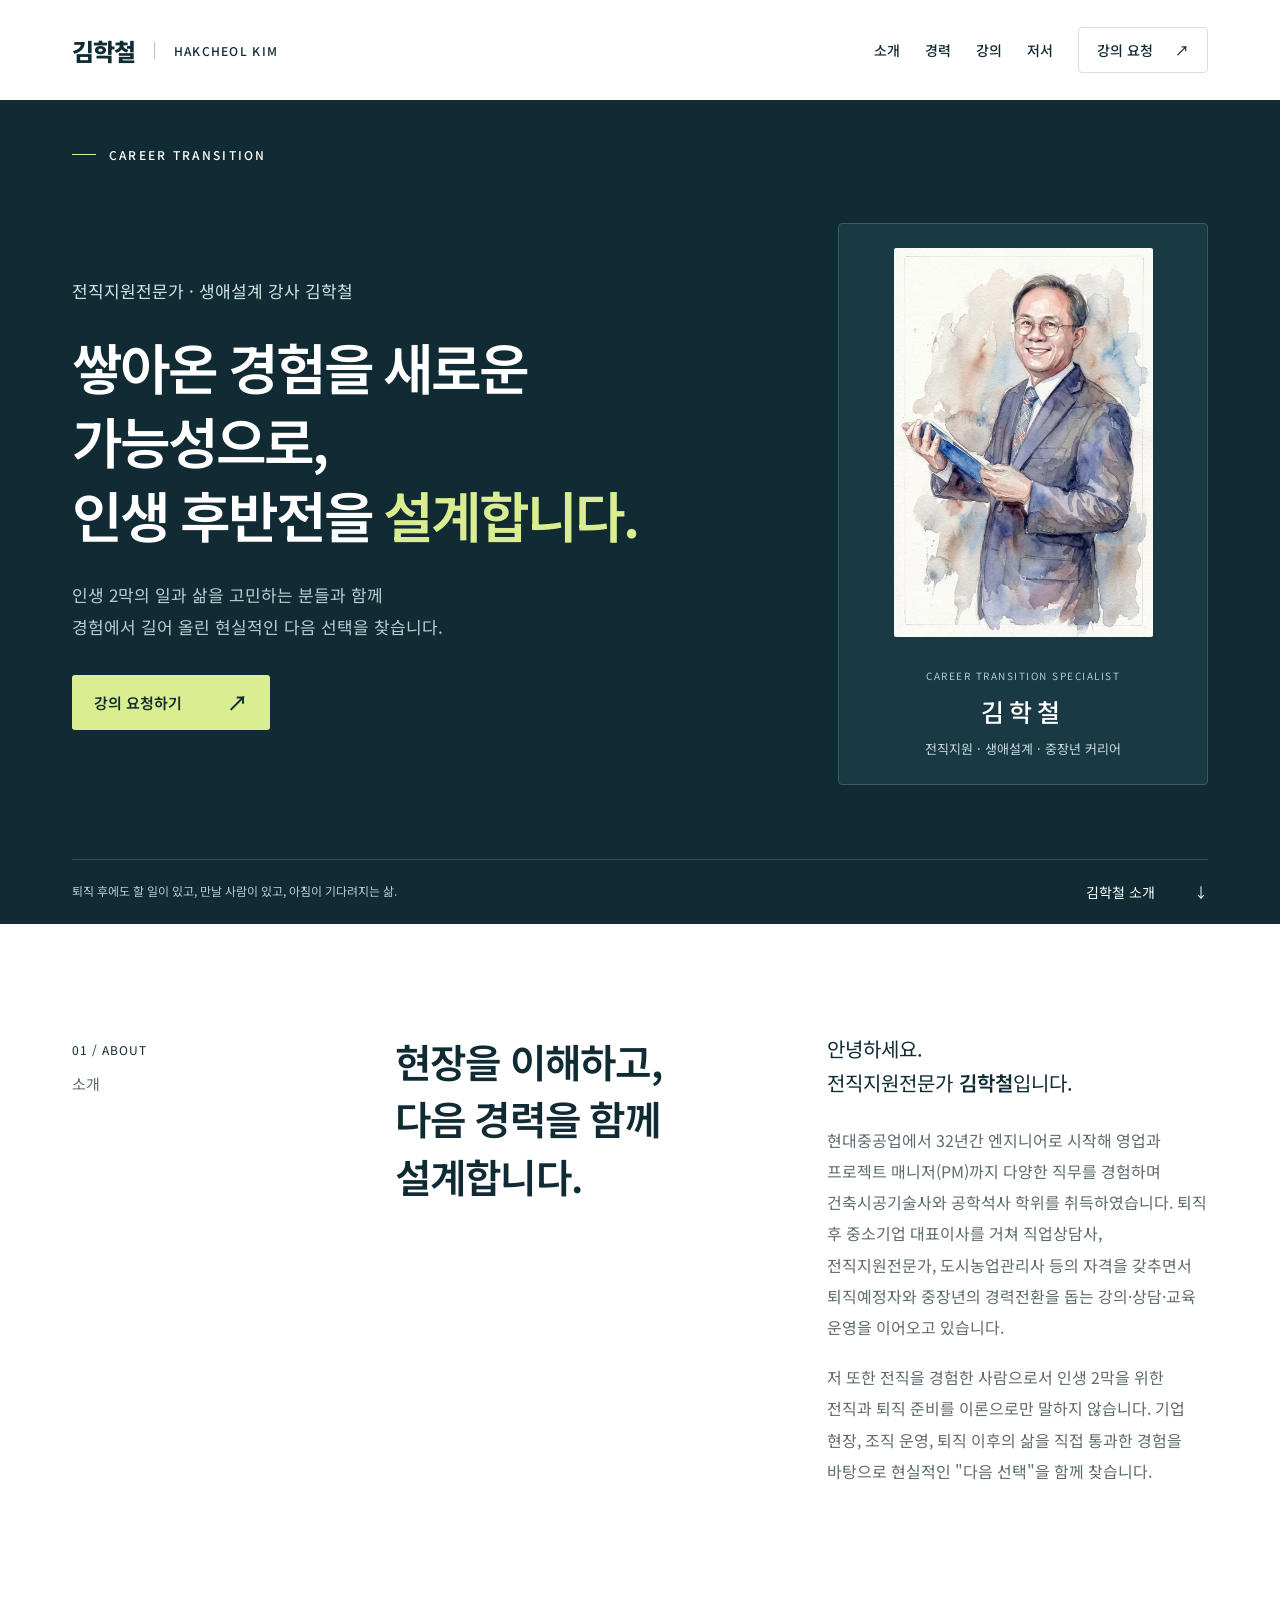
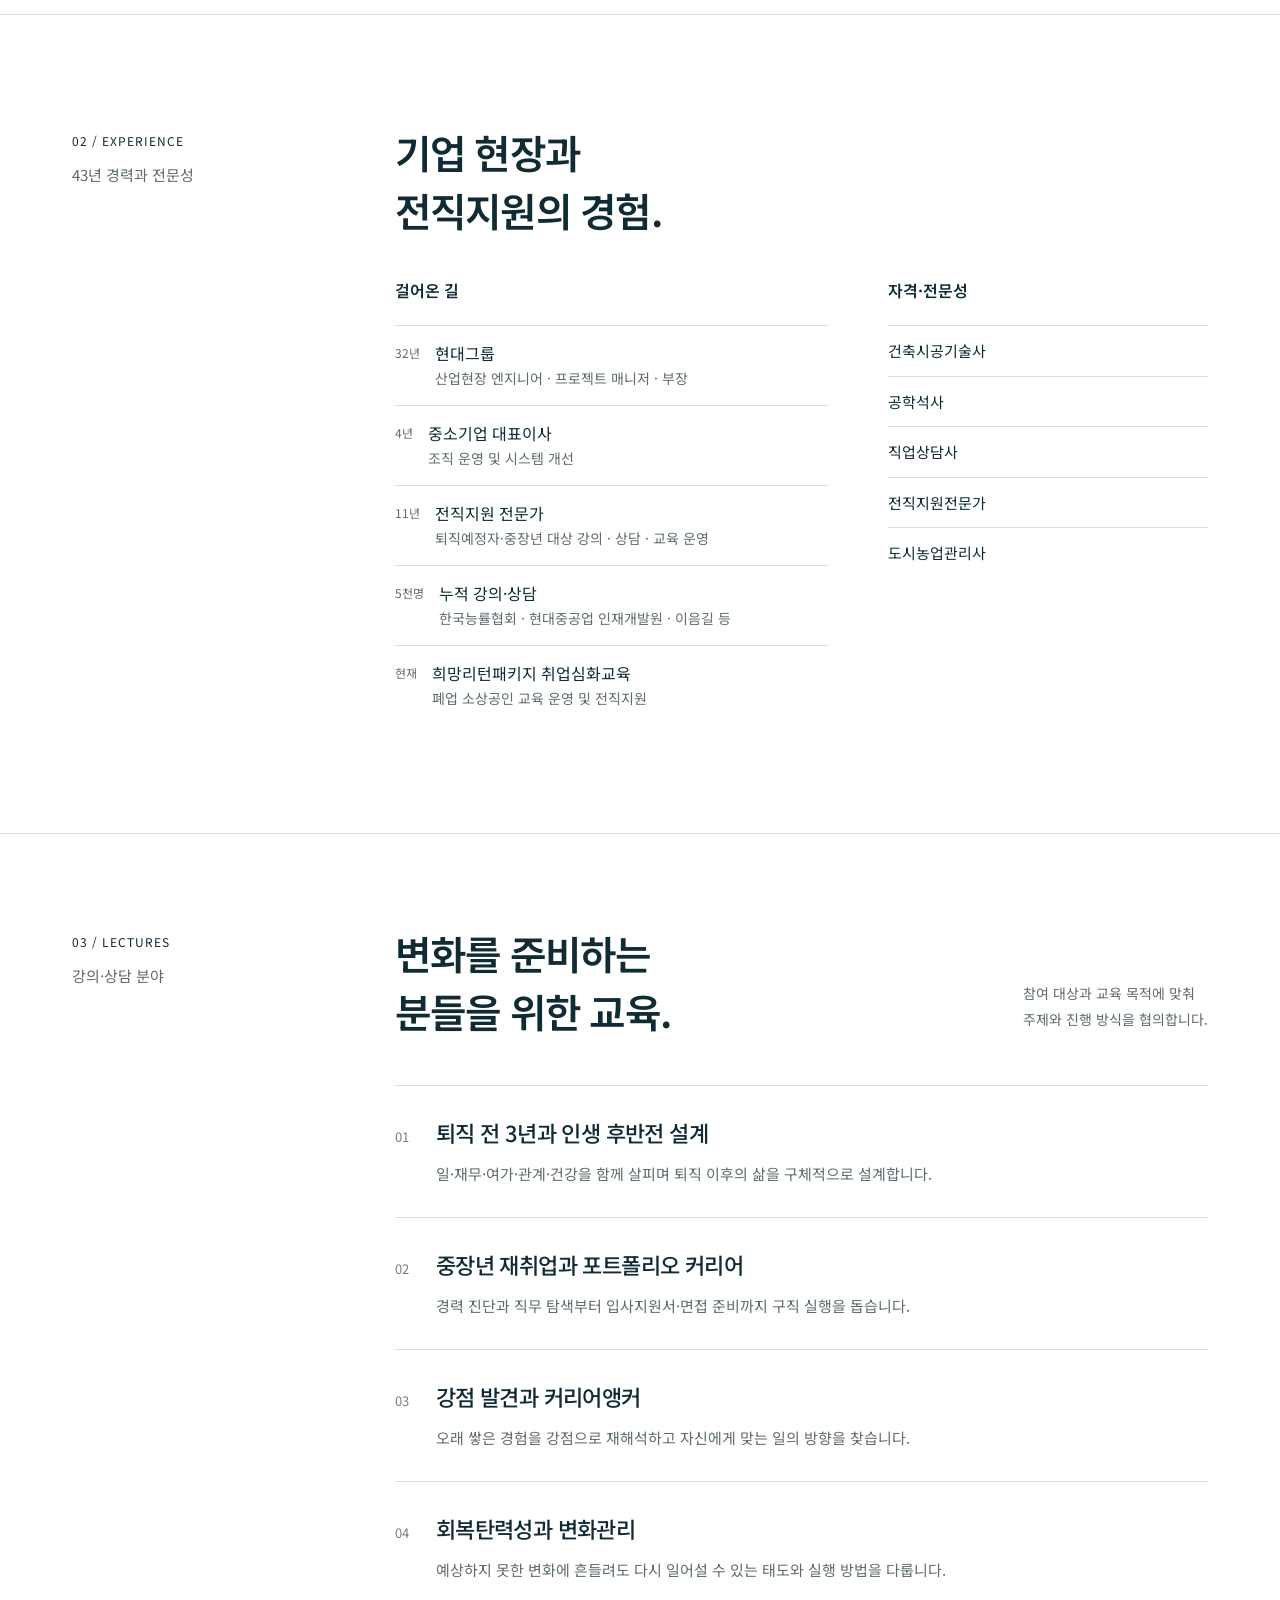
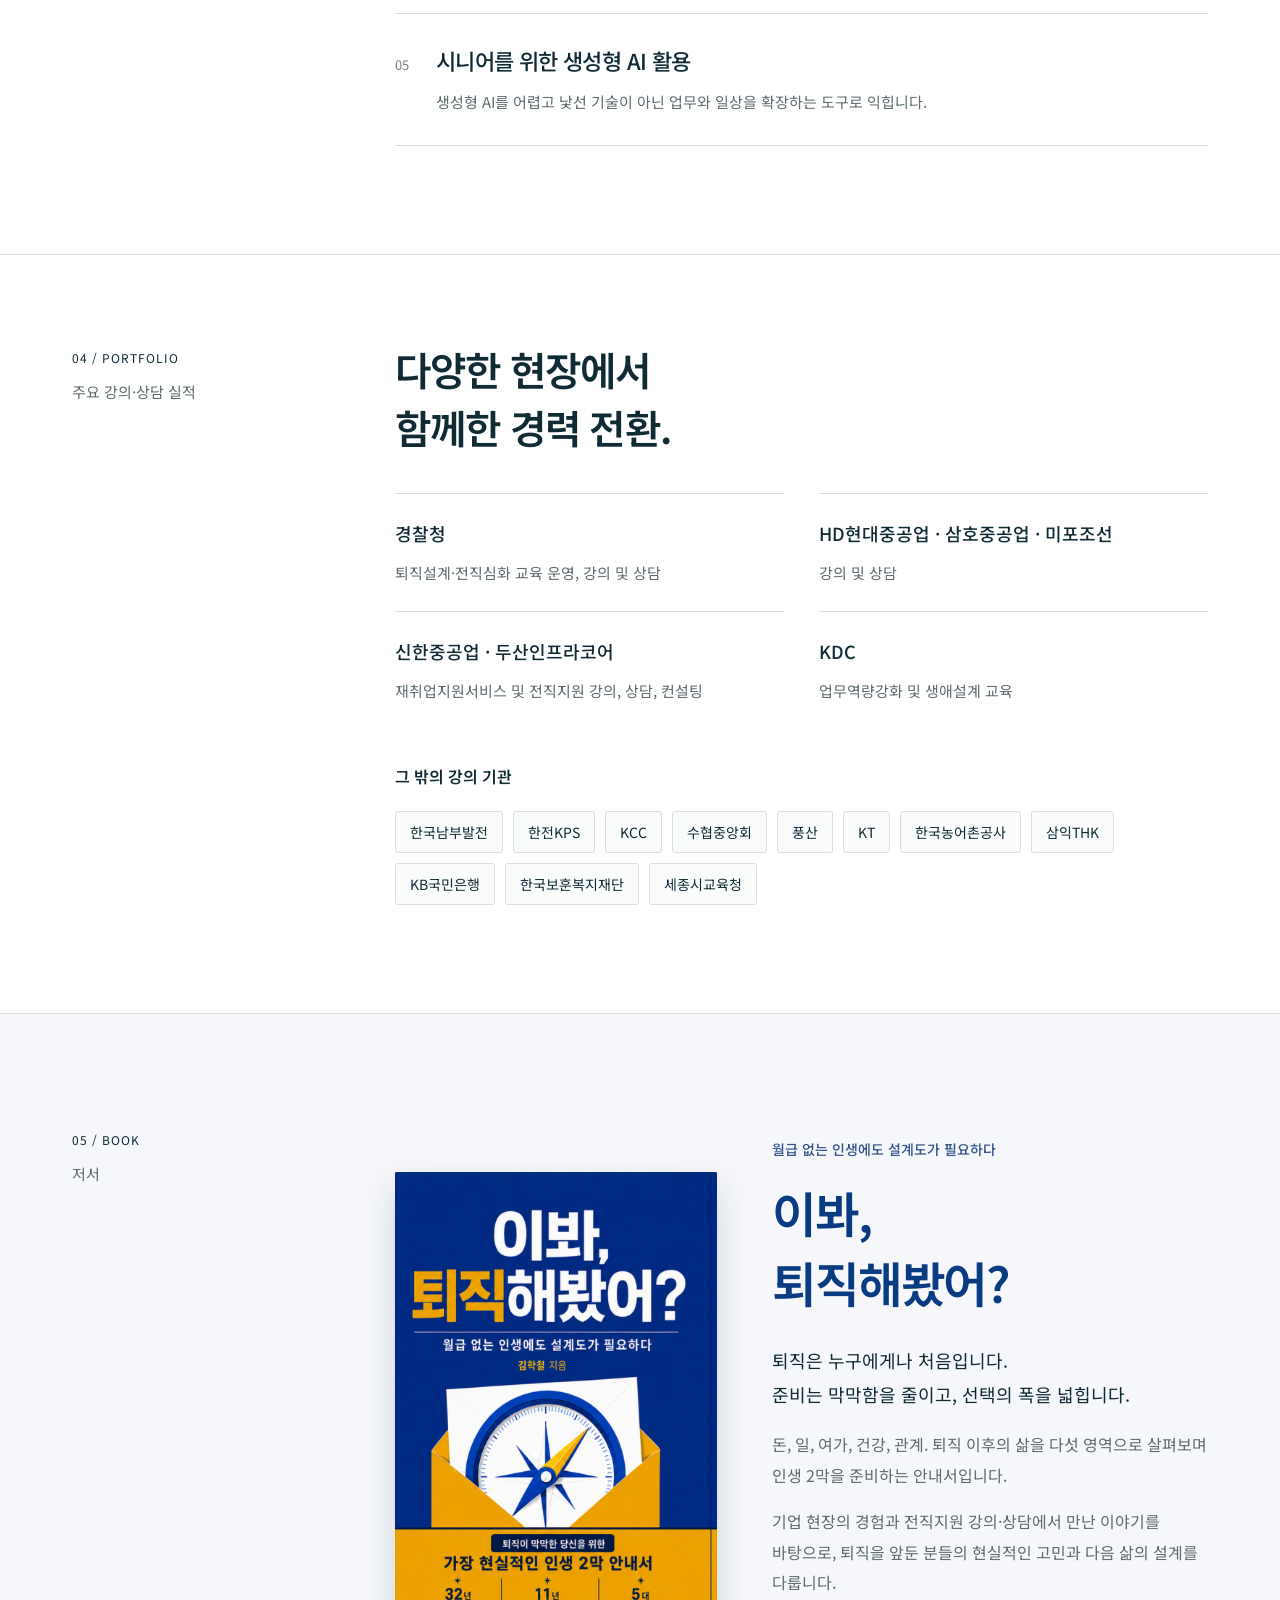
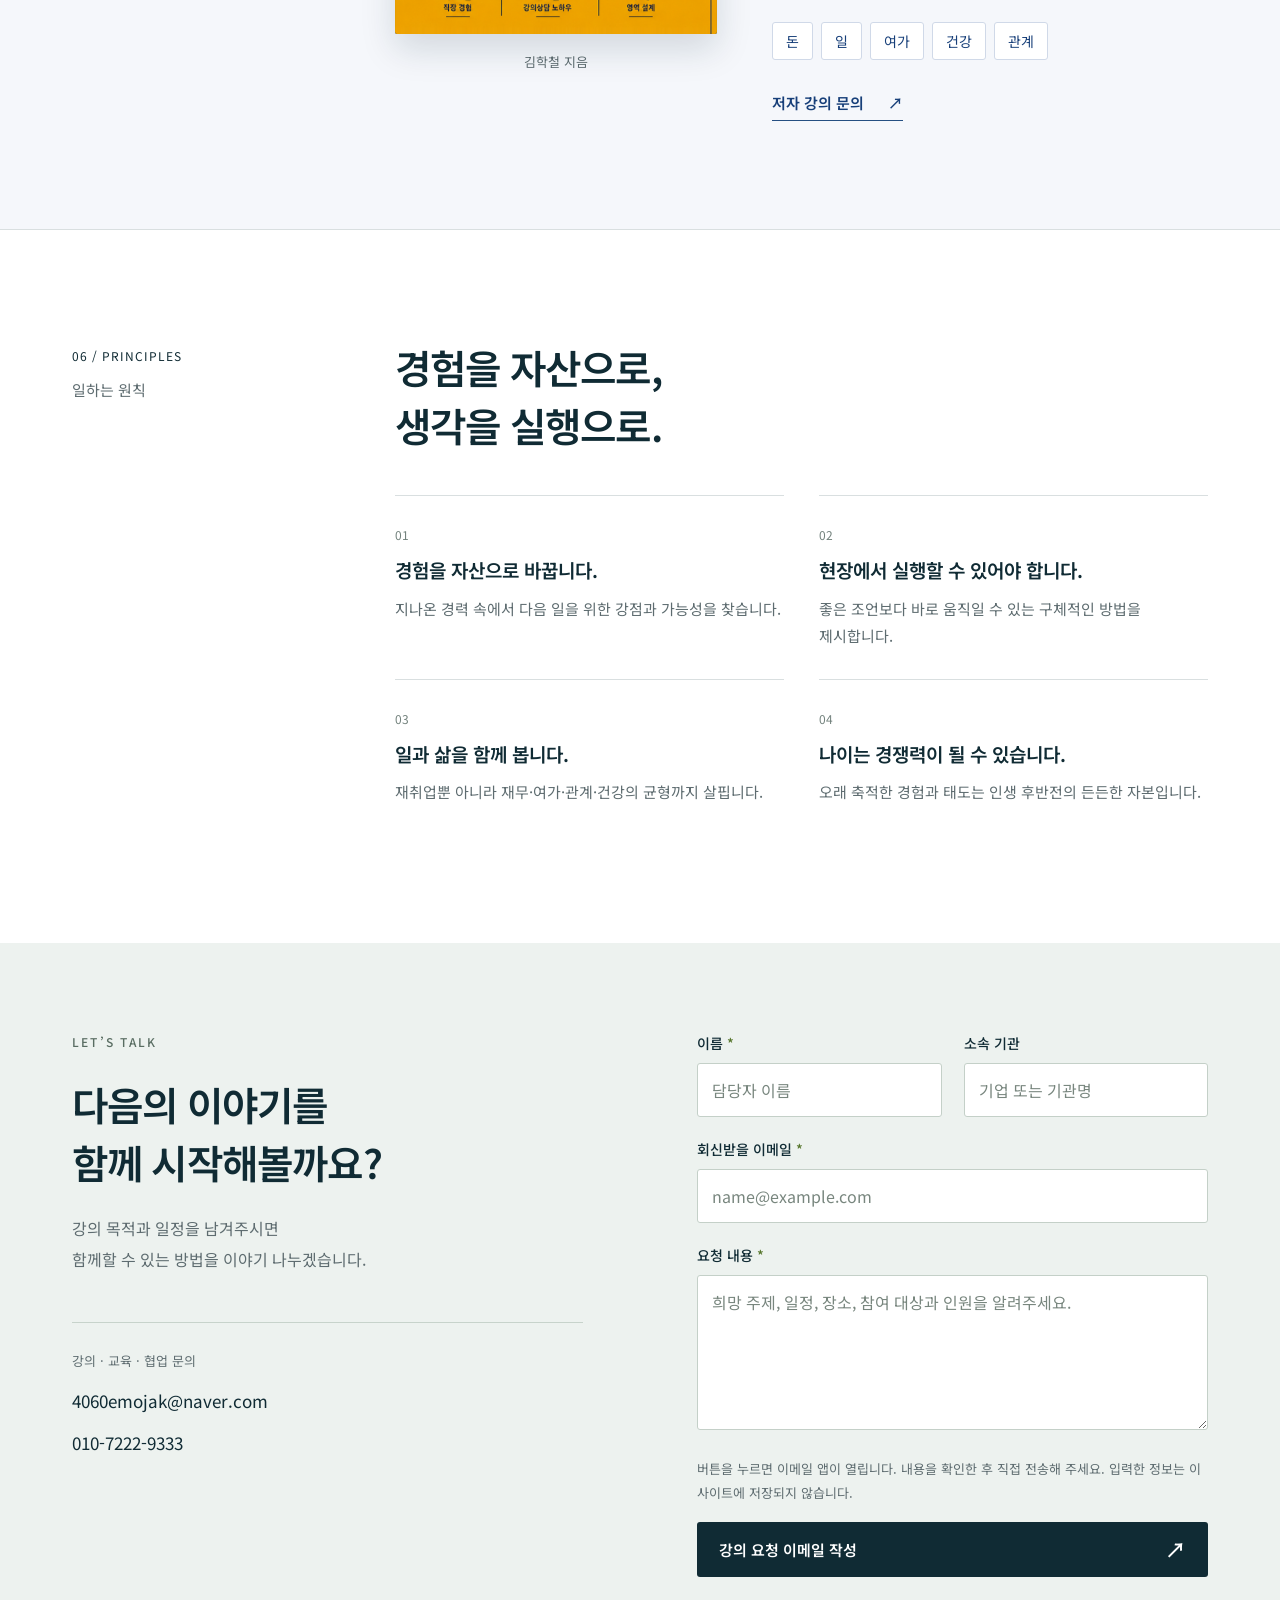
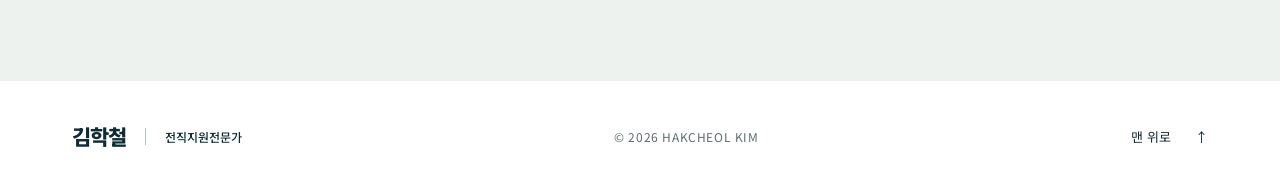
<file: website/index.html>
<!doctype html>
<html lang="ko">
<head>
  <meta charset="utf-8"><meta name="viewport" content="width=device-width, initial-scale=1">
  <title>김학철 | 전직지원전문가</title>
  <meta name="description" content="전직지원전문가 김학철의 홈페이지입니다. 새로운 경력의 방향을 고민하는 분들과 함께합니다. 전직지원, 생애설계, 취업 준비, 비즈니스 코칭 강의를 문의하세요.">
  <meta name="theme-color" content="#102b34">
  <link rel="icon" type="image/svg+xml" href="data:image/svg+xml,%3Csvg xmlns='http://www.w3.org/2000/svg' viewBox='0 0 32 32'%3E%3Crect width='32' height='32' rx='8' fill='%23102b34'/%3E%3Cpath d='M8 8v16m16-16v16M8 16h16' stroke='%23daed90' stroke-width='4'/%3E%3C/svg%3E">
  <link rel="stylesheet" href="styles.css">
</head>
<body>
  <a class="skip" href="#main">본문 바로가기</a>
  <header class="header"><a class="brand" href="#" aria-label="김학철 홈">김학철<span>HAKCHEOL KIM</span></a><nav aria-label="주요 메뉴"><a href="#about">소개</a><a href="#experience">경력</a><a href="#lectures">강의</a><a href="#book">저서</a><a class="nav-contact" href="#contact">강의 요청 <span aria-hidden="true">↗</span></a></nav></header>
  <main id="main">
    <section class="hero" aria-labelledby="hero-title">
      <div class="hero-inner"><p class="eyebrow"><span class="small-line"></span> CAREER TRANSITION</p><div class="hero-grid"><div><p class="role">전직지원전문가 · 생애설계 강사 김학철</p><h1 id="hero-title">쌓아온 경험을 새로운 가능성으로,<br>인생 후반전을 <em>설계합니다.</em></h1><p class="hero-copy">인생 2막의 일과 삶을 고민하는 분들과 함께<br>경험에서 길어 올린 현실적인 다음 선택을 찾습니다.</p><a class="button lime" href="#contact">강의 요청하기 <span aria-hidden="true">↗</span></a></div><figure class="profile-card"><img src="assets/kim-hakcheol.webp" alt="자료를 들고 미소 짓는 전직지원전문가 김학철의 수채화 초상" width="518" height="777" fetchpriority="high"><figcaption><span>CAREER TRANSITION SPECIALIST</span><strong>김학철</strong><p>전직지원 · 생애설계 · 중장년 커리어</p></figcaption></figure></div><div class="hero-bottom"><span>퇴직 후에도 할 일이 있고, 만날 사람이 있고, 아침이 기다려지는 삶.</span><a href="#about">김학철 소개 <span aria-hidden="true">↓</span></a></div></div>
    </section>
    <section class="section about" id="about" aria-labelledby="about-title">
      <div class="section-label"><span>01 / ABOUT</span><span>소개</span></div>
      <div class="section-content"><h2 id="about-title">현장을 이해하고,<br>다음 경력을 함께<br>설계합니다.</h2><div class="about-text"><p class="intro">안녕하세요.<br>전직지원전문가 <strong>김학철</strong>입니다.</p><p>현대중공업에서 32년간 엔지니어로 시작해 영업과 프로젝트 매니저(PM)까지 다양한 직무를 경험하며 건축시공기술사와 공학석사 학위를 취득하였습니다. 퇴직 후 중소기업 대표이사를 거쳐 직업상담사, 전직지원전문가, 도시농업관리사 등의 자격을 갖추면서 퇴직예정자와 중장년의 경력전환을 돕는 강의·상담·교육 운영을 이어오고 있습니다.</p><p>저 또한 전직을 경험한 사람으로서 인생 2막을 위한 전직과 퇴직 준비를 이론으로만 말하지 않습니다. 기업 현장, 조직 운영, 퇴직 이후의 삶을 직접 통과한 경험을 바탕으로 현실적인 &quot;다음 선택&quot;을 함께 찾습니다.</p></div></div>
    </section>
    <section class="section experience" id="experience" aria-labelledby="experience-title"><div class="section-label"><span>02 / EXPERIENCE</span><span>43년 경력과 전문성</span></div><div class="section-content"><h2 id="experience-title">기업 현장과<br>전직지원의 경험.</h2><div class="credentials-grid"><div><h3>걸어온 길</h3><ul class="career-list"><li><span>32년</span><div>현대그룹<small>산업현장 엔지니어 · 프로젝트 매니저 · 부장</small></div></li><li><span>4년</span><div>중소기업 대표이사<small>조직 운영 및 시스템 개선</small></div></li><li><span>11년</span><div>전직지원 전문가<small>퇴직예정자·중장년 대상 강의 · 상담 · 교육 운영</small></div></li><li><span>5천명</span><div>누적 강의·상담<small>한국능률협회 · 현대중공업 인재개발원 · 이음길 등</small></div></li><li><span>현재</span><div>희망리턴패키지 취업심화교육<small>폐업 소상공인 교육 운영 및 전직지원</small></div></li></ul></div><div><h3>자격·전문성</h3><ul class="qualification-list"><li>건축시공기술사</li><li>공학석사</li><li>직업상담사</li><li>전직지원전문가</li><li>도시농업관리사</li></ul></div></div></div></section>
    <section class="section lectures" id="lectures" aria-labelledby="lectures-title"><div class="section-label"><span>03 / LECTURES</span><span>강의·상담 분야</span></div><div class="section-content"><div class="section-heading"><h2 id="lectures-title">변화를 준비하는<br>분들을 위한 교육.</h2><p>참여 대상과 교육 목적에 맞춰<br>주제와 진행 방식을 협의합니다.</p></div><div class="topic-list"><article><span class="topic-number">01</span><div><h3>퇴직 전 3년과 인생 후반전 설계</h3><p>일·재무·여가·관계·건강을 함께 살피며 퇴직 이후의 삶을 구체적으로 설계합니다.</p></div></article><article><span class="topic-number">02</span><div><h3>중장년 재취업과 포트폴리오 커리어</h3><p>경력 진단과 직무 탐색부터 입사지원서·면접 준비까지 구직 실행을 돕습니다.</p></div></article><article><span class="topic-number">03</span><div><h3>강점 발견과 커리어앵커</h3><p>오래 쌓은 경험을 강점으로 재해석하고 자신에게 맞는 일의 방향을 찾습니다.</p></div></article><article><span class="topic-number">04</span><div><h3>회복탄력성과 변화관리</h3><p>예상하지 못한 변화에 흔들려도 다시 일어설 수 있는 태도와 실행 방법을 다룹니다.</p></div></article><article><span class="topic-number">05</span><div><h3>시니어를 위한 생성형 AI 활용</h3><p>생성형 AI를 어렵고 낯선 기술이 아닌 업무와 일상을 확장하는 도구로 익힙니다.</p></div></article></div></div></section>
    <section class="section portfolio" id="portfolio" aria-labelledby="portfolio-title"><div class="section-label"><span>04 / PORTFOLIO</span><span>주요 강의·상담 실적</span></div><div class="section-content"><h2 id="portfolio-title">다양한 현장에서<br>함께한 경력 전환.</h2><div class="engagements"><article><h3>경찰청</h3><p>퇴직설계·전직심화 교육 운영, 강의 및 상담</p></article><article><h3>HD현대중공업 · 삼호중공업 · 미포조선</h3><p>강의 및 상담</p></article><article><h3>신한중공업 · 두산인프라코어</h3><p>재취업지원서비스 및 전직지원 강의, 상담, 컨설팅</p></article><article><h3>KDC</h3><p>업무역량강화 및 생애설계 교육</p></article></div><h3 class="other-clients-title">그 밖의 강의 기관</h3><ul class="client-list"><li>한국남부발전</li><li>한전KPS</li><li>KCC</li><li>수협중앙회</li><li>풍산</li><li>KT</li><li>한국농어촌공사</li><li>삼익THK</li><li>KB국민은행</li><li>한국보훈복지재단</li><li>세종시교육청</li></ul></div></section>
    <section class="section book" id="book" aria-labelledby="book-title"><div class="section-label"><span>05 / BOOK</span><span>저서</span></div><div class="section-content book-layout"><figure class="book-figure"><div class="book-cover"><img src="assets/book-cover.jpg" alt="김학철 저서 이봐, 퇴직해봤어? 앞표지. 부제: 월급 없는 인생에도 설계도가 필요하다" loading="lazy" width="6099" height="2551"></div><figcaption>김학철 지음</figcaption></figure><div class="book-copy"><p class="book-kicker">월급 없는 인생에도 설계도가 필요하다</p><h2 id="book-title">이봐,<br>퇴직해봤어?</h2><p class="book-lead">퇴직은 누구에게나 처음입니다.<br>준비는 막막함을 줄이고, 선택의 폭을 넓힙니다.</p><p>돈, 일, 여가, 건강, 관계. 퇴직 이후의 삶을 다섯 영역으로 살펴보며 인생 2막을 준비하는 안내서입니다.</p><p>기업 현장의 경험과 전직지원 강의·상담에서 만난 이야기를 바탕으로, 퇴직을 앞둔 분들의 현실적인 고민과 다음 삶의 설계를 다룹니다.</p><ul class="book-themes" aria-label="책에서 다루는 다섯 영역"><li>돈</li><li>일</li><li>여가</li><li>건강</li><li>관계</li></ul><a class="book-contact" href="#contact">저자 강의 문의 <span aria-hidden="true">↗</span></a></div></div></section>
    <section class="section principles" id="principles" aria-labelledby="principles-title"><div class="section-label"><span>06 / PRINCIPLES</span><span>일하는 원칙</span></div><div class="section-content"><h2 id="principles-title">경험을 자산으로,<br>생각을 실행으로.</h2><div class="principle-grid"><article><span>01</span><h3>경험을 자산으로 바꿉니다.</h3><p>지나온 경력 속에서 다음 일을 위한 강점과 가능성을 찾습니다.</p></article><article><span>02</span><h3>현장에서 실행할 수 있어야 합니다.</h3><p>좋은 조언보다 바로 움직일 수 있는 구체적인 방법을 제시합니다.</p></article><article><span>03</span><h3>일과 삶을 함께 봅니다.</h3><p>재취업뿐 아니라 재무·여가·관계·건강의 균형까지 살핍니다.</p></article><article><span>04</span><h3>나이는 경쟁력이 될 수 있습니다.</h3><p>오래 축적한 경험과 태도는 인생 후반전의 든든한 자본입니다.</p></article></div></div></section>
    <section class="contact" id="contact" aria-labelledby="contact-title"><div class="contact-inner"><div><p class="eyebrow">LET’S TALK</p><h2 id="contact-title">다음의 이야기를<br>함께 시작해볼까요?</h2><p class="contact-copy">강의 목적과 일정을 남겨주시면<br>함께할 수 있는 방법을 이야기 나누겠습니다.</p><div class="contact-detail"><span>강의 · 교육 · 협업 문의</span><p id="contact-address"><a href="mailto:4060emojak@naver.com">4060emojak@naver.com</a></p><p><a href="tel:+821072229333">010-7222-9333</a></p></div></div><form id="inquiry-form"><div class="form-row"><div class="field"><label for="name">이름 <span>*</span></label><input id="name" name="name" required maxlength="80" autocomplete="name" placeholder="담당자 이름"></div><div class="field"><label for="organization">소속 기관</label><input id="organization" name="organization" maxlength="120" autocomplete="organization" placeholder="기업 또는 기관명"></div></div><div class="field"><label for="email">회신받을 이메일 <span>*</span></label><input id="email" name="email" type="email" required maxlength="200" autocomplete="email" placeholder="name@example.com"></div><div class="field"><label for="message">요청 내용 <span>*</span></label><textarea id="message" name="message" required maxlength="3000" rows="5" placeholder="희망 주제, 일정, 장소, 참여 대상과 인원을 알려주세요."></textarea></div><p class="form-note" id="form-note">버튼을 누르면 이메일 앱이 열립니다. 내용을 확인한 후 직접 전송해 주세요. 입력한 정보는 이 사이트에 저장되지 않습니다.</p><button class="button lime submit" id="submit" type="submit">강의 요청 이메일 작성 <span aria-hidden="true">↗</span></button><p id="form-status" role="status" aria-live="polite"></p></form></div></section>
  </main>
  <footer><a class="brand" href="#">김학철<span>전직지원전문가</span></a><p>© <span id="year">2026</span> HAKCHEOL KIM</p><a href="#">맨 위로 <span aria-hidden="true">↑</span></a></footer>
  <script src="script.js"></script>
</body></html>
</file>
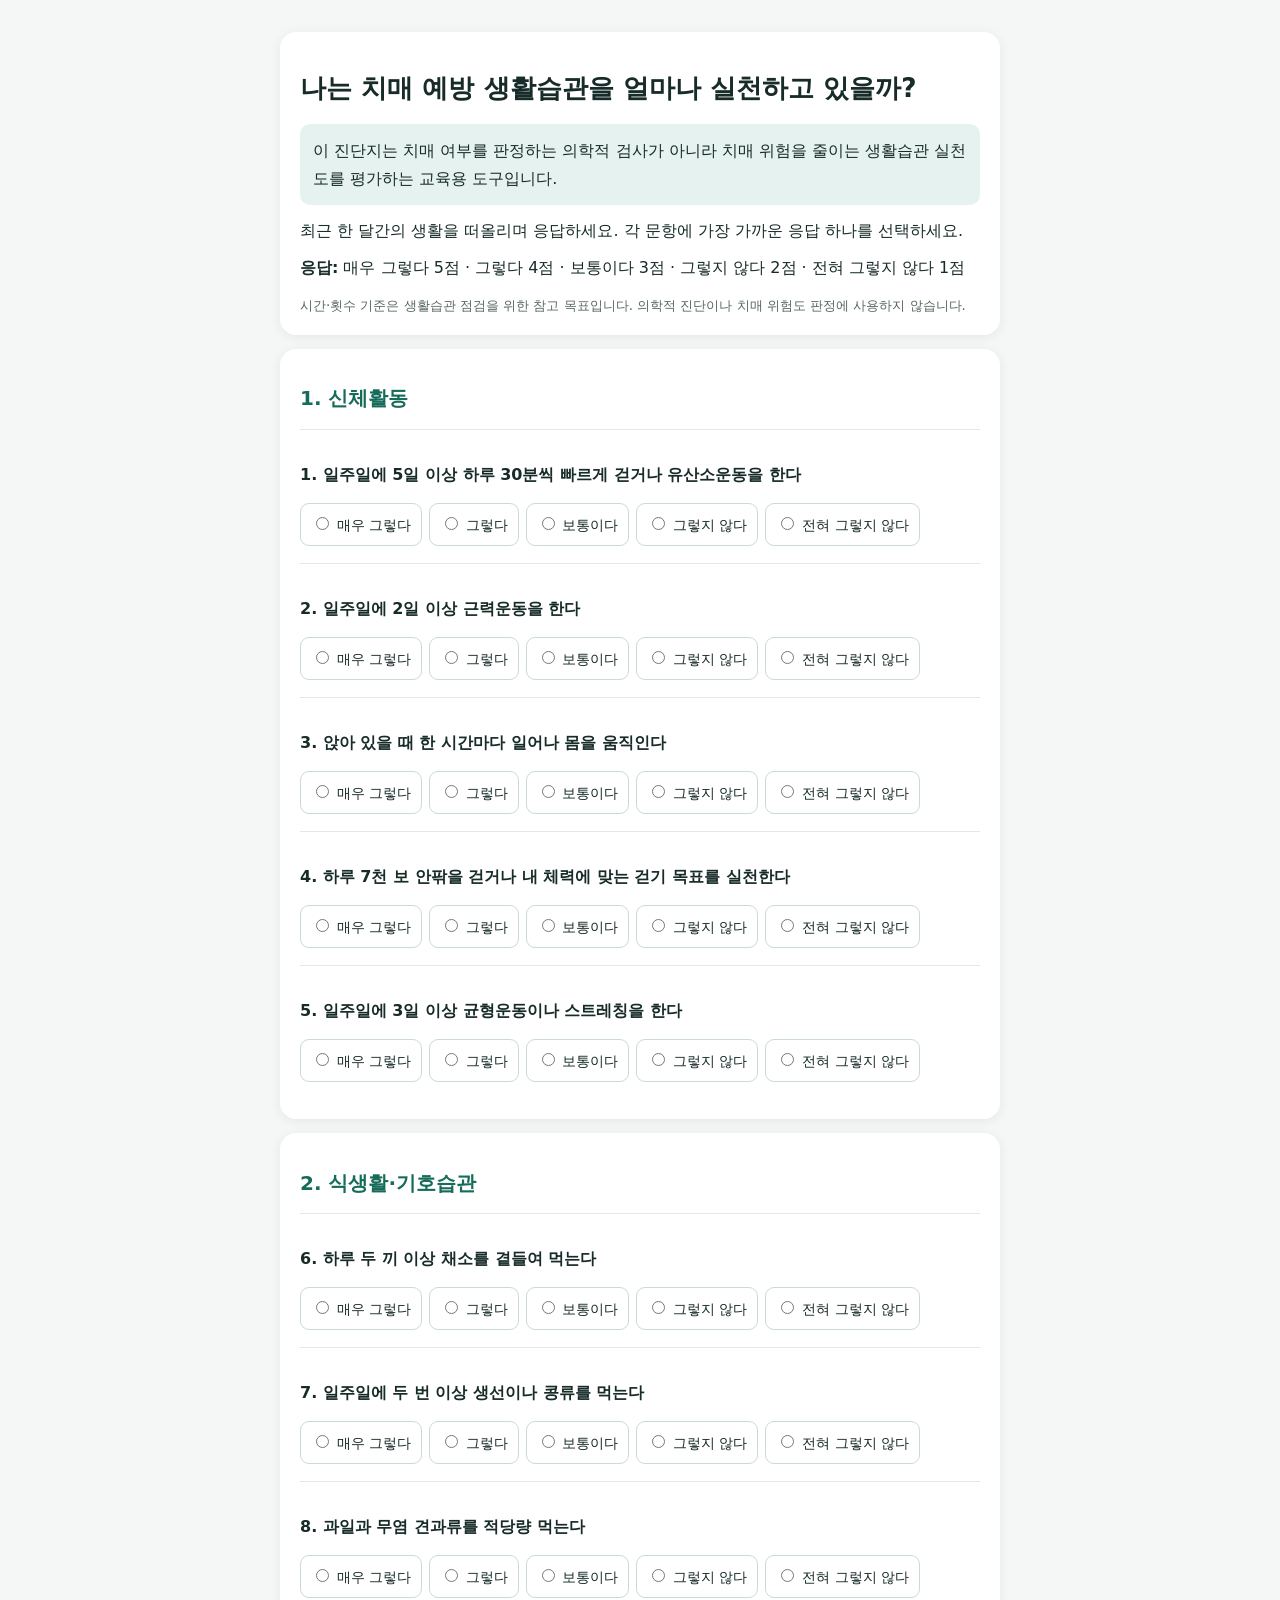
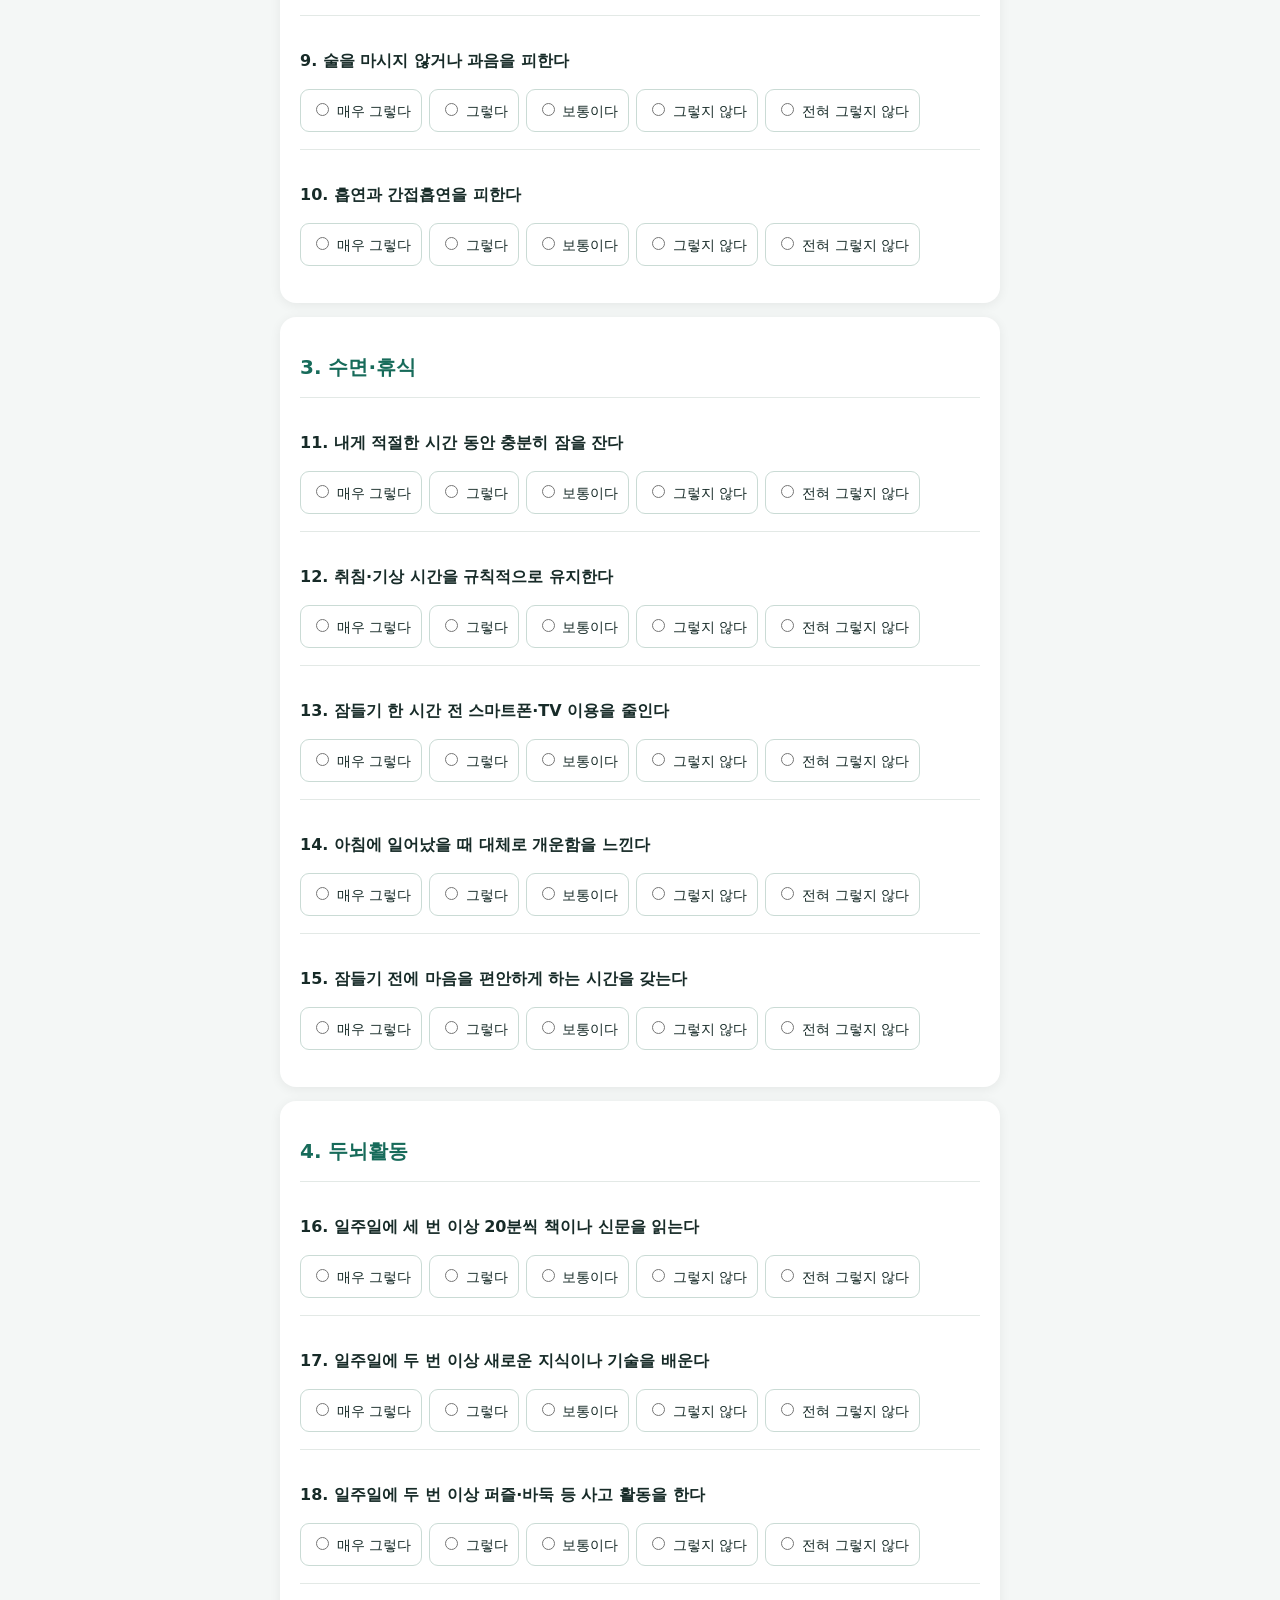
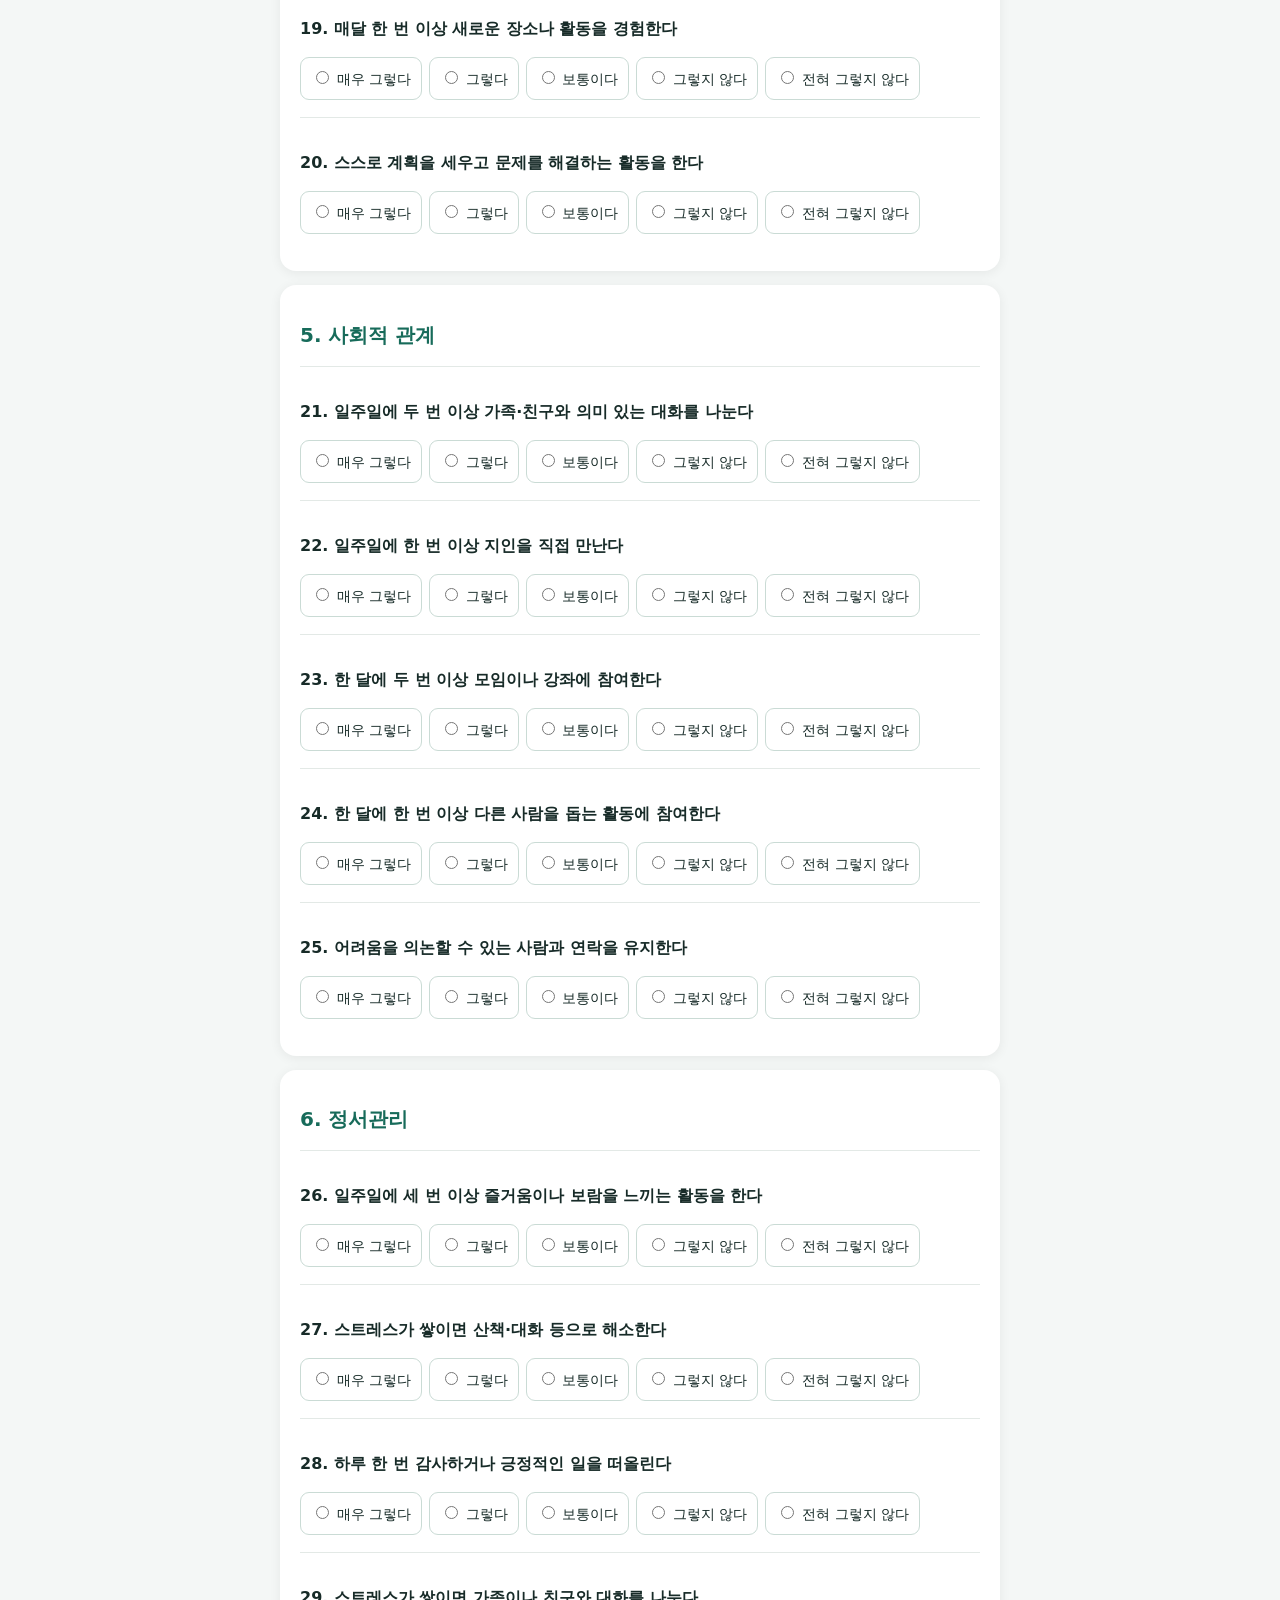
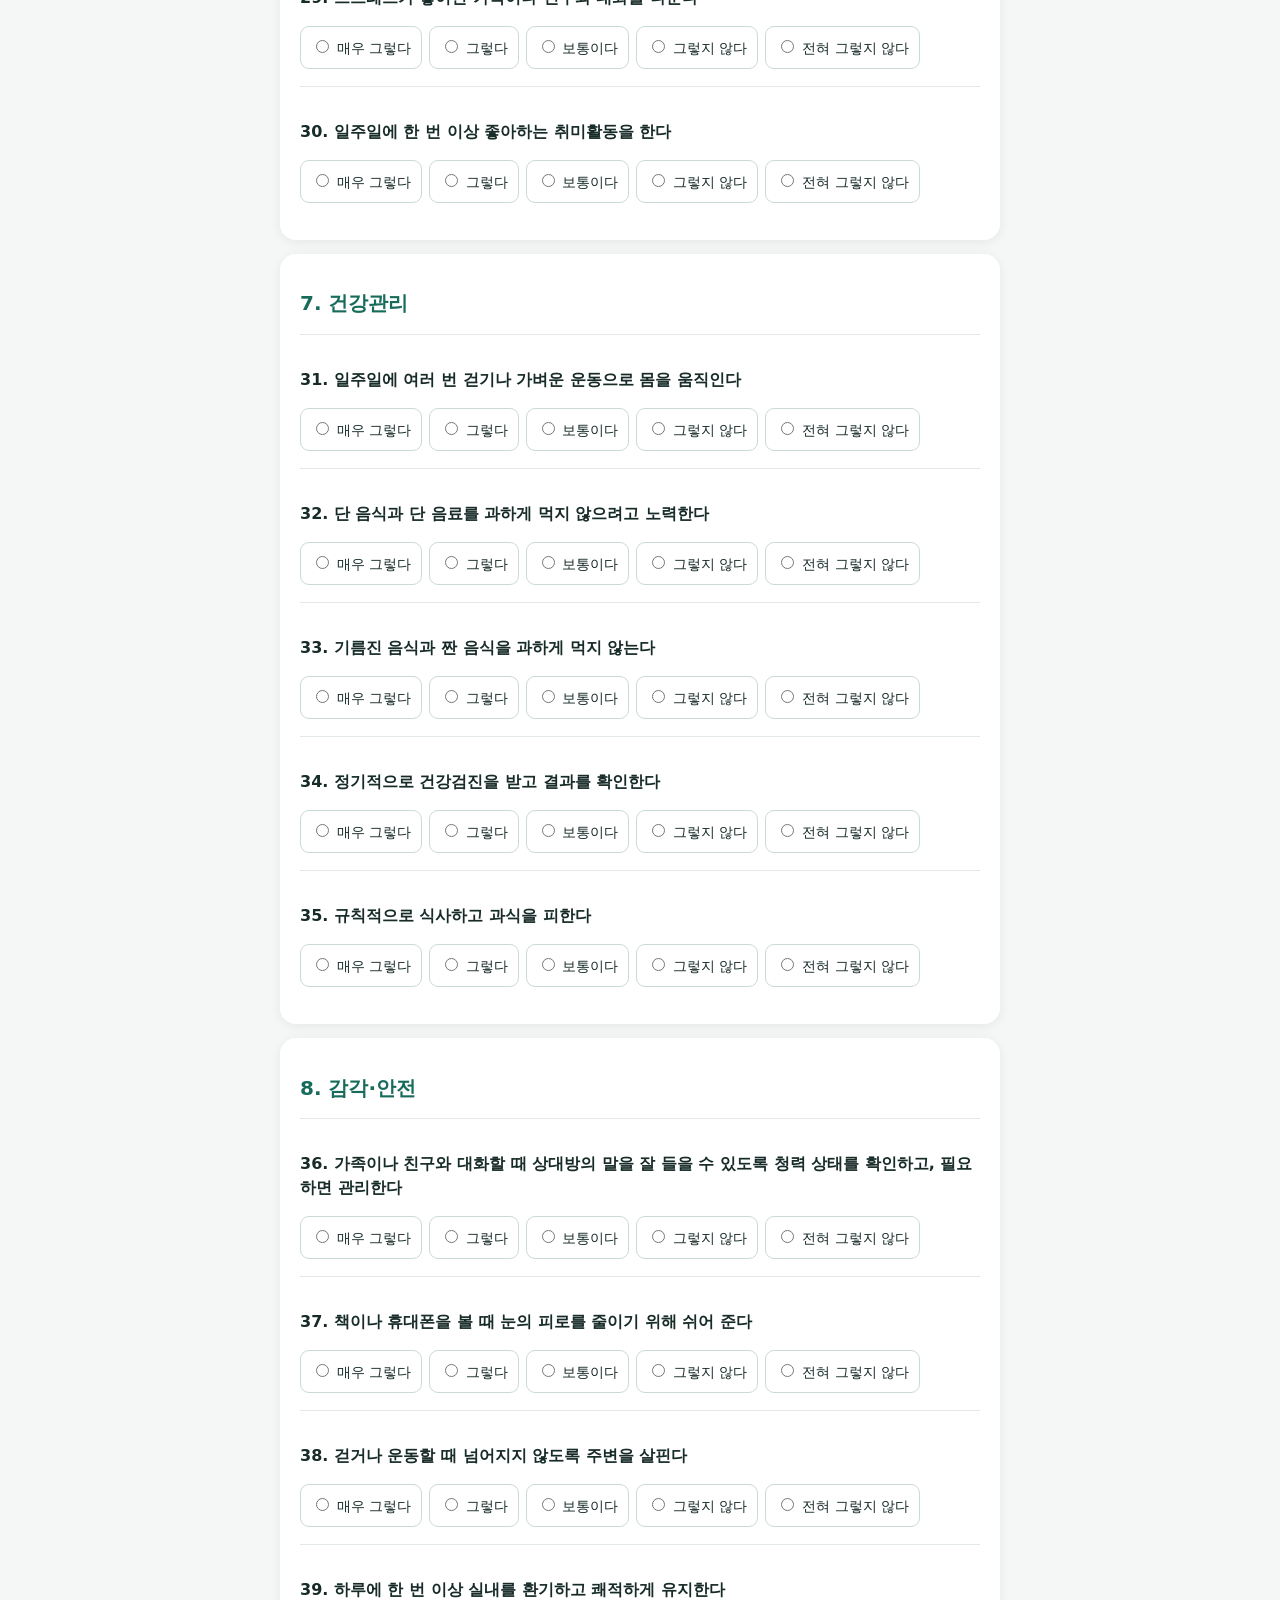
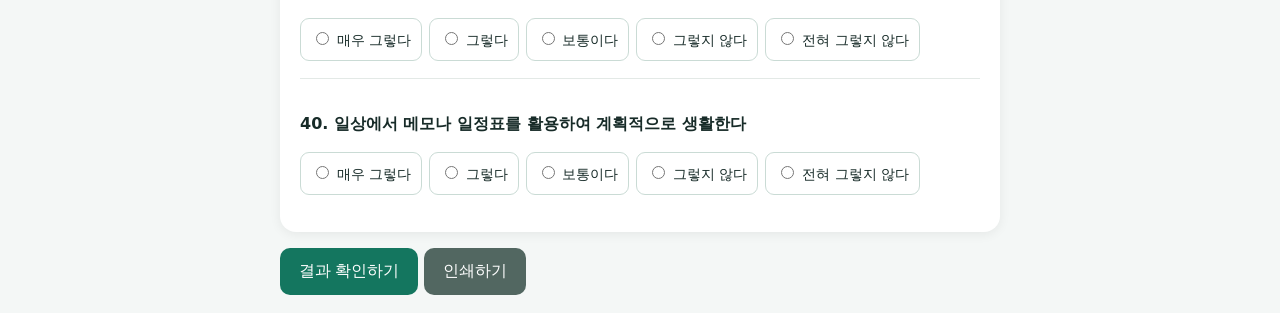
<file: website/dementia/index.html>
<!doctype html><html lang="ko"><head><meta charset="utf-8"><meta name="viewport" content="width=device-width,initial-scale=1"><title>나는 치매 예방 생활습관을 얼마나 실천하고 있을까?</title><style>body{font-family:system-ui,'Malgun Gothic',sans-serif;background:#f4f7f6;color:#172b28;margin:0}main{max-width:720px;margin:auto;padding:18px}header,.group,#result{background:white;border-radius:16px;padding:20px;margin:14px 0;box-shadow:0 2px 12px #0001}h1{font-size:1.65rem;line-height:1.4}h2{font-size:1.25rem;color:#176b5a}.notice{background:#e6f2ef;padding:13px;border-radius:10px;line-height:1.7}.question{border-top:1px solid #e3e9e6;padding:17px 0}.question p{font-weight:600;line-height:1.5}.choices{display:flex;flex-wrap:wrap;gap:7px}.choices label{border:1px solid #cadbd5;padding:10px;border-radius:9px;font-size:.9rem;cursor:pointer}.choices label:has(input:checked){background:#d3eee4;border-color:#15816a}button{padding:13px 19px;border:0;border-radius:10px;background:#14765f;color:white;font-size:1rem;cursor:pointer}button.secondary{background:#526761}#result{display:none}small{color:#576761}#status{font-weight:600}.result-head{border:1px solid #dbe5e0;border-radius:16px;padding:22px;margin-top:14px}.result-title{font-size:1.45rem;font-weight:800;margin:0 0 18px}.score{font-size:2.5rem;font-weight:850;letter-spacing:-1px}.score span{font-size:1.25rem;color:#6a7470;font-weight:400}.result-desc{line-height:1.8;margin:20px 0 25px}.metric{display:grid;grid-template-columns: minmax(105px,1fr) minmax(90px,2fr) auto;align-items:center;gap:12px;margin:17px 0;font-size:.95rem}.track{height:13px;background:#edf0ee;border-radius:15px;overflow:hidden}.fill{height:100%;background:#419783;border-radius:15px}.metric-value{white-space:nowrap;text-align:right}.plan{margin-top:25px;padding-top:18px;border-top:1px solid #e5ece8}.plan input{display:block;width:95%;margin:9px 0;padding:12px;border:1px solid #ccd8d3;border-radius:8px;font-size:1rem}@media(max-width:400px){.metric{grid-template-columns:105px 1fr 45px;gap:8px;font-size:.83rem}.result-head{padding:15px}}@media print{body{background:white}header,#form,#status,main>button{display:none!important}#result{display:block!important;box-shadow:none}} </style></head><body><main><header><h1>나는 치매 예방 생활습관을 얼마나 실천하고 있을까?</h1><p class="notice">이 진단지는 치매 여부를 판정하는 의학적 검사가 아니라 치매 위험을 줄이는 생활습관 실천도를 평가하는 교육용 도구입니다.</p><p>최근 한 달간의 생활을 떠올리며 응답하세요. 각 문항에 가장 가까운 응답 하나를 선택하세요.</p><p><b>응답:</b> 매우 그렇다 5점 · 그렇다 4점 · 보통이다 3점 · 그렇지 않다 2점 · 전혀 그렇지 않다 1점</p><small>시간·횟수 기준은 생활습관 점검을 위한 참고 목표입니다. 의학적 진단이나 치매 위험도 판정에 사용하지 않습니다.</small></header><div id="form"></div><p id="status"></p><button onclick="calculate()">결과 확인하기</button> <button class="secondary" onclick="window.print()">인쇄하기</button><section id="result" aria-live="polite"></section></main><script>const groups=[["신체활동","일주일에 5일 이상 하루 30분씩 빠르게 걷거나 유산소운동을 한다","일주일에 2일 이상 근력운동을 한다","앉아 있을 때 한 시간마다 일어나 몸을 움직인다","하루 7천 보 안팎을 걷거나 내 체력에 맞는 걷기 목표를 실천한다","일주일에 3일 이상 균형운동이나 스트레칭을 한다"],["식생활·기호습관","하루 두 끼 이상 채소를 곁들여 먹는다","일주일에 두 번 이상 생선이나 콩류를 먹는다","과일과 무염 견과류를 적당량 먹는다","술을 마시지 않거나 과음을 피한다","흡연과 간접흡연을 피한다"],["수면·휴식","내게 적절한 시간 동안 충분히 잠을 잔다","취침·기상 시간을 규칙적으로 유지한다","잠들기 한 시간 전 스마트폰·TV 이용을 줄인다","아침에 일어났을 때 대체로 개운함을 느낀다","잠들기 전에 마음을 편안하게 하는 시간을 갖는다"],["두뇌활동","일주일에 세 번 이상 20분씩 책이나 신문을 읽는다","일주일에 두 번 이상 새로운 지식이나 기술을 배운다","일주일에 두 번 이상 퍼즐·바둑 등 사고 활동을 한다","매달 한 번 이상 새로운 장소나 활동을 경험한다","스스로 계획을 세우고 문제를 해결하는 활동을 한다"],["사회적 관계","일주일에 두 번 이상 가족·친구와 의미 있는 대화를 나눈다","일주일에 한 번 이상 지인을 직접 만난다","한 달에 두 번 이상 모임이나 강좌에 참여한다","한 달에 한 번 이상 다른 사람을 돕는 활동에 참여한다","어려움을 의논할 수 있는 사람과 연락을 유지한다"],["정서관리","일주일에 세 번 이상 즐거움이나 보람을 느끼는 활동을 한다","스트레스가 쌓이면 산책·대화 등으로 해소한다","하루 한 번 감사하거나 긍정적인 일을 떠올린다","스트레스가 쌓이면 가족이나 친구와 대화를 나눈다","일주일에 한 번 이상 좋아하는 취미활동을 한다"],["건강관리","일주일에 여러 번 걷기나 가벼운 운동으로 몸을 움직인다","단 음식과 단 음료를 과하게 먹지 않으려고 노력한다","기름진 음식과 짠 음식을 과하게 먹지 않는다","정기적으로 건강검진을 받고 결과를 확인한다","규칙적으로 식사하고 과식을 피한다"],["감각·안전","가족이나 친구와 대화할 때 상대방의 말을 잘 들을 수 있도록 청력 상태를 확인하고, 필요하면 관리한다","책이나 휴대폰을 볼 때 눈의 피로를 줄이기 위해 쉬어 준다","걷거나 운동할 때 넘어지지 않도록 주변을 살핀다","하루에 한 번 이상 실내를 환기하고 쾌적하게 유지한다","일상에서 메모나 일정표를 활용하여 계획적으로 생활한다"]];const labels=['매우 그렇다','그렇다','보통이다','그렇지 않다','전혀 그렇지 않다'];let count=0;document.getElementById('form').innerHTML=groups.map((g,i)=>'<section class="group"><h2>'+(i+1)+'. '+g[0]+'</h2>'+g.slice(1).map(q=>{let id=count++;return '<div class="question"><p>'+(id+1)+'. '+q+'</p><div class="choices">'+labels.map((l,k)=>'<label><input type="radio" name="q'+id+'" value="'+(5-k)+'"> '+l+'</label>').join('')+'</div></div>'}).join('')+'</section>').join('');function calculate(){let values=[];for(let i=0;i<40;i++){let v=document.querySelector('input[name=q'+i+']:checked');if(!v){document.getElementById('status').textContent=(i+1)+'번 문항부터 응답해 주세요.';document.querySelector('input[name=q'+i+']').scrollIntoView({behavior:'smooth',block:'center'});return}values.push(v.value)}let n=40,s=values.reduce((a,x)=>a+Number(x),0),max=200;let sections=groups.map((g,i)=>{let v=values.slice(i*5,i*5+5).map(Number);return {name:g[0],n:v.length,sum:v.reduce((a,b)=>a+b,0),max:v.length*5,avg:v.length?v.reduce((a,b)=>a+b,0)/v.length:null}});let ranked=sections.filter(x=>x.avg!==null).sort((a,b)=>a.avg-b.avg);document.getElementById('status').textContent='';let r=document.getElementById('result');r.style.display='block';r.innerHTML='<div class="result-head"><div class="result-title">나의 뇌 건강 생활습관 실천도</div><div class="score">'+s+'점 <span>/ '+max+'점</span></div><p class="result-desc">높은 점수는 설문에서 제시한 생활습관을 더 자주 실천한다는 뜻입니다. 치매 발병 위험이나 예방 효과를 수치로 예측하는 점수는 아닙니다.</p>'+sections.map(x=>'<div class="metric"><div>'+x.name+'</div><div class="track"><div class="fill" style="width:'+(x.max?x.sum/x.max*100:0)+'%"></div></div><div class="metric-value">'+(x.max?x.sum+'/'+x.max:'제외')+'</div></div>').join('')+'<div class="plan"><h3>실천을 보완할 영역</h3><p>'+(ranked.slice(0,3).map(x=>x.name).join(' · ')||'평가 가능한 영역 없음')+'</p><h3>나의 30일 실천계획</h3><p>앞으로 한 달 동안 실천할 행동을 적어보세요.</p><input placeholder="실천 목표 1" aria-label="실천 목표 1"><input placeholder="실천 목표 2" aria-label="실천 목표 2"><input placeholder="실천 목표 3" aria-label="실천 목표 3"><p><small>전체 40문항 응답 완료 · 총점 40~200점. 이 결과는 의학적 진단이 아닙니다.</small></p><button onclick="window.print()">결과 인쇄하기</button></div></div>';r.scrollIntoView({behavior:'smooth'})}</script></body></html>
</file>
<file: website/styles.css>
@import url('https://fonts.googleapis.com/css2?family=Noto+Sans+KR:wght@400;500;600;700;800&display=swap');
:root{--ink:#102b34;--muted:#5e6c70;--lime:#daed90;--paper:#fff;--line:#d9dfe0;font-family:'Noto Sans KR',sans-serif;color:var(--ink);background:var(--paper);font-synthesis:none}*{box-sizing:border-box}html{scroll-behavior:smooth;scroll-padding-top:100px}body{margin:0;font-size:16px;word-break:keep-all}a{color:inherit;text-decoration:none}button,input,textarea{font:inherit}button,a,input,textarea{-webkit-tap-highlight-color:transparent}a:focus-visible,button:focus-visible{outline:3px solid #87a337;outline-offset:6px}input:focus,textarea:focus{outline:2px solid var(--lime);outline-offset:3px}::selection{background:var(--lime);color:var(--ink)}.skip{position:fixed;left:20px;top:-80px;padding:15px;background:var(--lime);z-index:30}.skip:focus{top:15px}.header{max-width:1440px;margin:auto;min-height:100px;padding:24px 5.6%;display:flex;justify-content:space-between;align-items:center;gap:24px}.brand{font-size:24px;font-weight:800;letter-spacing:-1px;display:flex;align-items:center;gap:19px}.brand span{font-size:12px;font-weight:500;letter-spacing:1.3px;padding-left:19px;border-left:1px solid #b9c3c6}.header nav{display:flex;align-items:center;gap:34px;font-size:14px;font-weight:500}.header nav>a:hover{color:#527026}.nav-contact{padding:12px 18px;border:1px solid var(--line);border-radius:4px}.nav-contact span{margin-left:18px}.hero{background:var(--ink);color:#fff}.hero-inner{max-width:1440px;margin:auto;padding:46px 5.6% 0}.eyebrow{font-size:12px;font-weight:500;letter-spacing:2.3px;display:flex;align-items:center;gap:13px;margin:0 0 40px}.small-line{display:inline-block;width:24px;height:1px;background:var(--lime)}.hero-grid{display:grid;grid-template-columns:1.3fr 1fr;gap:70px;align-items:center;padding:20px 0 74px}.role{font-size:17px;color:#d2e1e2;margin:0 0 26px}h1{font-size:clamp(2.5rem,4.3vw,4rem);line-height:1.35;letter-spacing:-.055em;margin:0;font-weight:600}h1 em{font-style:normal;color:var(--lime)}.hero-copy{font-size:17px;line-height:1.9;color:#b9cbd0;margin:27px 0 32px}.button{display:inline-flex;justify-content:space-between;align-items:center;gap:45px;padding:17px 22px;border:0;border-radius:3px;font-size:15px;font-weight:600;cursor:pointer;transition:background .2s,transform .2s}.lime{background:var(--lime);color:var(--ink)}.button:hover:not(:disabled){background:#e8f7b7;transform:translateY(-2px)}.button span{font-size:21px;line-height:1}.career-map{border-top:1px solid #587077;padding-top:18px}.map-caption{font-size:12px;color:#aac0c7;letter-spacing:2px;margin-bottom:27px}.map-step{display:flex;align-items:center;gap:25px;border-bottom:1px solid #38525b;padding:24px 0}.map-step>span:first-child{font-size:13px;color:#9eb7bf}.map-step p{font-size:26px;font-weight:500;letter-spacing:-1px;margin:0;display:flex;justify-content:space-between;align-items:center;gap:20px;flex:1}.map-step small{font-size:14px;letter-spacing:0;color:#aec2c9;font-weight:400}.map-step.final{margin-top:18px;background:var(--lime);padding:25px 22px;border:0;border-radius:3px;color:var(--ink)}.map-step.final>span:first-child,.map-step.final small{color:#435a35}.map-step.final p{display:block}.map-step.final small{display:block;margin-top:6px}.map-arrow{font-size:45px;font-weight:400;line-height:1;margin-left:auto}.hero-bottom{border-top:1px solid #38525b;display:flex;justify-content:space-between;gap:20px;font-size:12px;color:#b9cbd0;padding:22px 0}.hero-bottom a{font-size:14px;color:#fff}.hero-bottom a span{padding-left:35px}.section{max-width:1440px;margin:auto;padding:108px 5.6%;display:grid;grid-template-columns:1fr 3fr;gap:52px}.section-label{font-size:12px;letter-spacing:1px;display:flex;flex-direction:column;gap:15px;padding-top:9px}.section-label span:last-child{font-size:15px;letter-spacing:0;color:var(--muted)}h2{font-size:clamp(2rem,3.1vw,2.75rem);line-height:1.45;letter-spacing:-.045em;font-weight:600;margin:0}.about .section-content{display:grid;grid-template-columns:1fr 1fr;gap:50px}.about-text p{font-size:16px;line-height:1.95;color:var(--muted);margin:0 0 19px}.about-text .intro{font-size:20px;line-height:1.7;color:var(--ink);margin-bottom:25px}.about-text strong{font-weight:600}.lectures{border-top:1px solid var(--line);padding-top:90px}.section-heading{display:flex;justify-content:space-between;align-items:end;gap:40px}.section-heading>p{color:var(--muted);font-size:14px;line-height:1.9;margin:0 0 6px}.topic-list{margin-top:46px}.topic-list article{display:flex;gap:27px;align-items:baseline;border-top:1px solid var(--line);padding:30px 0}.topic-list article:last-child{border-bottom:1px solid var(--line)}.topic-number{font-size:13px;color:#73827d}.topic-list h3{font-size:22px;font-weight:500;letter-spacing:-.6px;margin:0 0 12px}.topic-list p{font-size:15px;line-height:1.8;color:var(--muted);margin:0}.topic-en{font-size:12px;color:#6a7c73;letter-spacing:1px;margin-left:auto;white-space:nowrap}.topic-note{font-size:13px;color:var(--muted);line-height:1.8;margin:18px 0 0}.contact{background:#edf2ef}.contact-inner{max-width:1440px;margin:auto;padding:90px 5.6%;display:grid;grid-template-columns:1fr 1fr;gap:10%}.contact .eyebrow{color:#596d62;margin-bottom:25px}.contact-copy{font-size:16px;line-height:1.9;color:var(--muted);margin:23px 0}.contact-detail{border-top:1px solid #c7d3cb;margin-top:48px;padding-top:24px}.contact-detail>span{font-size:13px;color:var(--muted)}.contact-detail p{font-size:17px;overflow-wrap:anywhere;word-break:normal}.form-row{display:grid;grid-template-columns:1fr 1fr;gap:22px}.field{margin-bottom:22px}.field label{font-size:14px;display:block;margin-bottom:10px;font-weight:500}.field label span{color:#55752a}.field input,.field textarea{width:100%;border:1px solid #c4d0c8;border-radius:3px;background:#fff;padding:14px;color:var(--ink);font-size:16px;line-height:1.5;word-break:normal}.field textarea{resize:vertical;min-height:155px}.field input::placeholder,.field textarea::placeholder{color:#78867e}.form-note{color:var(--muted);font-size:13px;line-height:1.8;margin:0 0 18px}.submit{width:100%;background:var(--ink);color:#fff}.submit:hover:not(:disabled){background:#224651;color:#fff}.submit:disabled{cursor:not-allowed;opacity:.5}#form-status{font-size:14px;line-height:1.7;margin-bottom:0}footer{max-width:1440px;margin:auto;padding:35px 5.6%;display:flex;gap:25px;align-items:center;justify-content:space-between}footer .brand{font-size:21px}footer .brand span{letter-spacing:0;font-size:12px}footer p{font-size:12px;letter-spacing:.6px;color:var(--muted)}footer>a:last-child{font-size:13px}footer>a:last-child span{margin-left:20px}@media(min-width:1600px){.hero-inner{padding-top:60px}.hero-grid{padding-bottom:90px}}@media(max-width:1000px){.hero-grid{gap:40px;grid-template-columns:1.25fr 1fr}.map-step p{font-size:22px}.map-step small{font-size:13px}.map-step{gap:17px}.section{grid-template-columns:1fr 4fr;gap:25px}.about .section-content{gap:30px}.section-heading{align-items:start;flex-direction:column;gap:20px}.topic-en{display:none}.contact-inner{gap:6%}footer .brand span{display:none}}@media(max-width:700px){html{scroll-padding-top:20px}.header{min-height:78px;padding:20px 6%;gap:16px}.brand{font-size:22px}.header .brand span{display:none}.header nav{gap:19px;font-size:14px}.nav-contact{padding:8px 10px}.nav-contact span{display:none}.hero-inner{padding:33px 6% 0}.eyebrow{margin-bottom:32px;font-size:12px}.hero-grid{grid-template-columns:1fr;gap:45px;padding:5px 0 36px}.role{font-size:15px;margin-bottom:19px}h1{font-size:clamp(2.15rem,7.7vw,3.2rem)}.hero-copy{font-size:16px;margin:23px 0 27px}.career-map{padding-top:17px}.map-caption{margin-bottom:8px}.map-step{padding:18px 0}.map-step p{font-size:22px}.map-step.final{padding:19px 20px;margin-top:14px}.map-step.final p{display:flex;justify-content:space-between}.map-step.final small{margin:0}.map-arrow{display:none}.hero-bottom{font-size:12px;align-items:center}.hero-bottom>span{max-width:190px;line-height:1.8}.hero-bottom a span{padding-left:12px}.section{padding:65px 6%;grid-template-columns:1fr;gap:25px}.section-label{flex-direction:row;align-items:center;gap:15px;padding:0}.section-label span:last-child{font-size:13px}.about .section-content{grid-template-columns:1fr;gap:26px}.about-text .intro{font-size:19px}h2{font-size:30px}.section-heading{gap:20px}.topic-list{margin-top:28px}.topic-list article{gap:18px;padding:25px 0}.topic-list h3{font-size:21px}.topic-list p{font-size:15px}.contact-inner{padding:63px 6%;grid-template-columns:1fr;gap:34px}.contact-detail{margin-top:27px}.contact-detail p{margin-bottom:0}.form-row{gap:15px}.contact-copy{margin-bottom:0}footer{padding:28px 6%;flex-wrap:wrap;gap:15px}footer p{font-size:12px}footer>a:last-child{width:100%;padding-top:8px}}@media(prefers-reduced-motion:reduce){html{scroll-behavior:auto}.button{transition:none}.button:hover:not(:disabled){transform:none}}

/* Profile and portfolio content */
.profile-card{margin:0;justify-self:end;display:flex;flex-direction:column;align-items:center;width:100%;max-width:370px;background:#193a45;padding:24px 24px 0;border:1px solid #3d5861;border-radius:4px}.profile-card img{display:block;width:259px;max-width:100%;height:auto;border-radius:2px}.profile-card figcaption{width:100%;padding:24px 0;text-align:center}.profile-card figcaption>span{font-size:10px;letter-spacing:1.5px;color:#b4c9d0}.profile-card strong{display:block;font-size:25px;font-weight:500;letter-spacing:5px;margin:8px 0}.profile-card p{font-size:13px;color:#c8d8dd;line-height:1.8;margin:8px 0 0}.experience,.portfolio{border-top:1px solid var(--line)}.credentials-grid{display:grid;grid-template-columns:1.35fr 1fr;gap:60px;margin-top:40px}.credentials-grid h3,.other-clients-title{font-size:16px;font-weight:600;margin:0 0 23px}.career-list,.qualification-list,.client-list{list-style:none;padding:0;margin:0}.career-list li{display:flex;gap:15px;padding:14px 0;border-top:1px solid var(--line);font-size:16px;line-height:1.7}.career-list li>span{font-size:12px;color:var(--muted);padding-top:3px}.career-list small{display:block;font-size:14px;color:var(--muted)}.qualification-list li{padding:12px 0;border-top:1px solid var(--line);font-size:15px;line-height:1.7}.engagements{display:grid;grid-template-columns:1fr 1fr;gap:0 35px;margin:38px 0 35px}.engagements article{border-top:1px solid var(--line);padding:24px 0}.engagements h3{font-size:18px;font-weight:500;line-height:1.7;margin:0 0 10px}.engagements p{font-size:15px;line-height:1.9;color:var(--muted);margin:0}.client-list{display:flex;flex-wrap:wrap;gap:10px}.client-list li{border:1px solid var(--line);padding:10px 14px;font-size:14px;border-radius:3px;background:#fafcfb}.portfolio{padding-top:85px}.header nav{gap:25px}@media(max-width:1000px){.profile-card{max-width:310px;padding:18px 18px 0}.credentials-grid{gap:30px}}@media(max-width:700px){.header nav{gap:14px}.header nav a{font-size:13px}.profile-card{justify-self:center;max-width:360px;padding:22px 20px 0}.profile-card img{width:230px}.hero-grid{gap:38px}.credentials-grid{grid-template-columns:1fr;gap:35px;margin-top:28px}.engagements{grid-template-columns:1fr;margin-top:28px}.portfolio{padding-top:60px}.profile-card figcaption>span{font-size:12px;letter-spacing:1px}.client-list{gap:8px}.client-list li{padding:9px 11px}.about h2 br:last-child{display:none}}

.book{border-top:1px solid var(--line);background:#f5f7fb}.book-layout{display:grid;grid-template-columns:minmax(180px,.85fr) 1.15fr;gap:55px;align-items:center}.book-figure{margin:0}.book-cover{position:relative;width:100%;aspect-ratio:598/857;overflow:hidden;background:#043681;box-shadow:0 15px 35px #102b3426;border-radius:2px}.book-cover img{position:absolute;top:0;left:-176.09%;width:342.47%;height:100%;max-width:none}.book-figure figcaption{font-size:13px;color:var(--muted);margin-top:18px;text-align:center}.book-kicker{font-size:14px!important;color:#35538b!important;font-weight:500}.book-copy h2{font-size:clamp(2.4rem,3.8vw,3.4rem);color:#083b82;margin:12px 0 25px}.book-copy>p{font-size:16px;line-height:1.9;color:var(--muted)}.book-copy .book-lead{font-size:18px;color:var(--ink)}.book-themes{list-style:none;display:flex;flex-wrap:wrap;gap:8px;padding:0;margin:25px 0}.book-themes li{padding:8px 13px;background:#fff;border:1px solid #d0d9e8;border-radius:3px;font-size:14px;color:#173f79}.book-contact{display:inline-block;font-size:15px;font-weight:600;border-bottom:1px solid #254f82;padding:7px 0;color:#173f79}.book-contact span{padding-left:20px}@media(max-width:1000px){.book-layout{gap:30px}}@media(max-width:700px){.book-layout{grid-template-columns:1fr;gap:35px}.book-figure{width:min(100%,280px);justify-self:center}.book-copy h2{font-size:38px}.header{flex-wrap:wrap;gap:15px}.header nav{gap:16px;flex-wrap:wrap}.book-copy .book-kicker{font-size:14px}.book{padding-top:60px}}

.principles{border-top:1px solid var(--line)}.principle-grid{display:grid;grid-template-columns:1fr 1fr;gap:0 35px;margin-top:42px}.principle-grid article{border-top:1px solid var(--line);padding:25px 0 30px}.principle-grid span{font-size:12px;color:#73827d}.principle-grid h3{font-size:19px;font-weight:600;line-height:1.6;margin:10px 0 9px}.principle-grid p{font-size:15px;line-height:1.8;color:var(--muted);margin:0}@media(max-width:700px){.principle-grid{grid-template-columns:1fr;margin-top:28px}}
</file>
